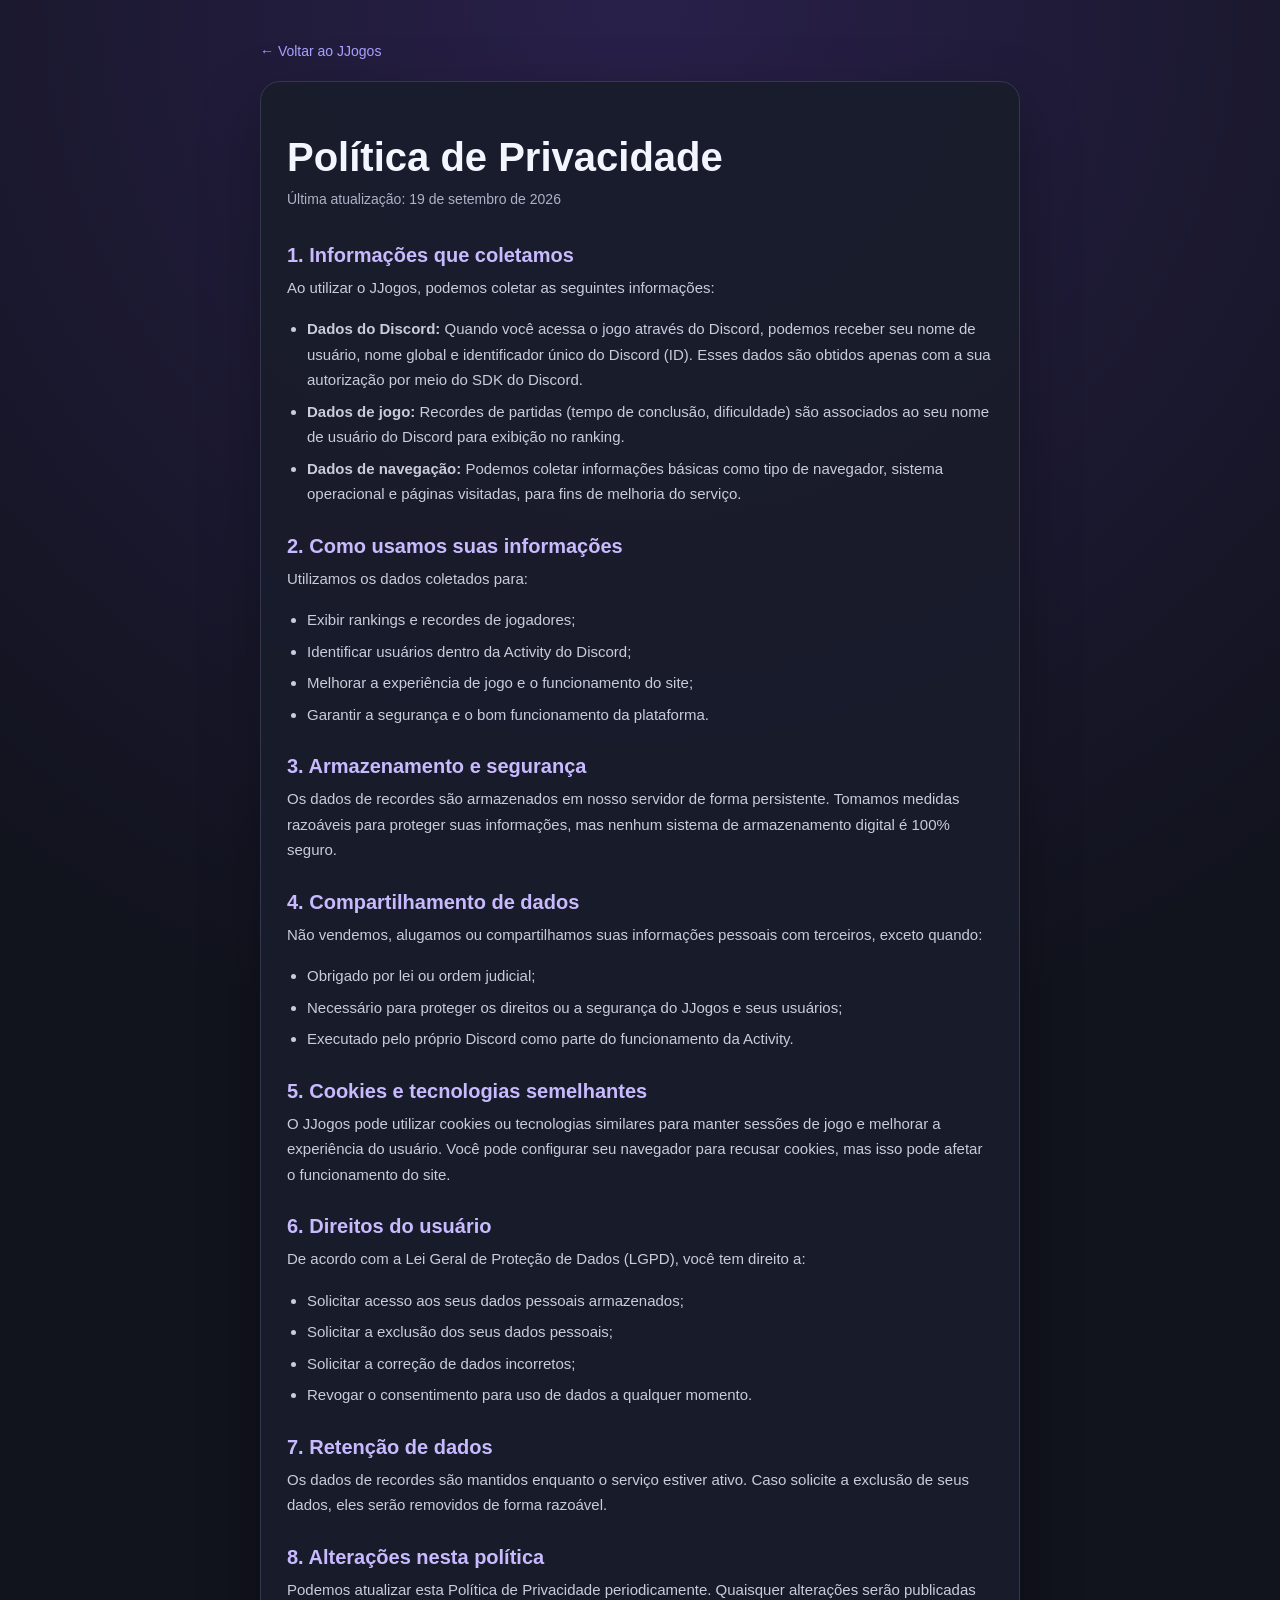
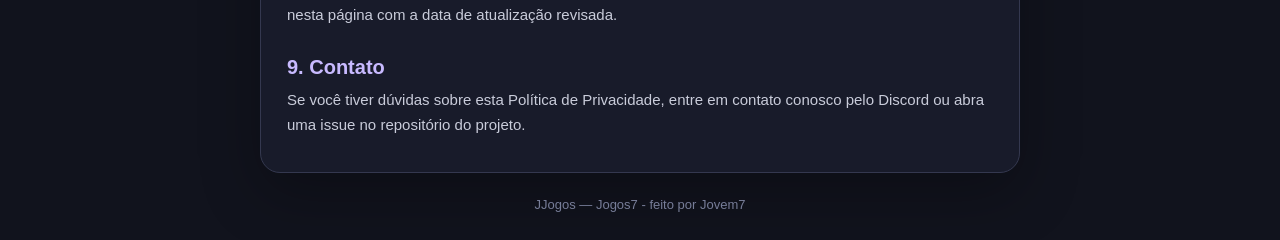
<file: static/politica.html>
<!DOCTYPE html>
<html lang="pt-BR">
  <head>
    <meta charset="UTF-8" />
    <meta name="viewport" content="width=device-width, initial-scale=1.0" />
    <title>Política de Privacidade - JJogos</title>
    <style>
      :root { color: #f4f6ff; background: #11131d; font-family: Arial, sans-serif; }
      * { box-sizing: border-box; }
      body { margin: 0; min-height: 100vh; background: radial-gradient(circle at top, #29204a, #11131d 55%); }
      .pagina { width: min(760px, 94%); margin: 0 auto; padding: 42px 0 28px; }
      .voltar { display: inline-block; margin-bottom: 22px; color: #aaa0ff; text-decoration: none; font-size: 14px; }
      .voltar:hover { color: #c8baff; }
      h1 { font-size: clamp(28px, 5vw, 40px); margin-bottom: 8px; }
      .data { color: #aeb2c7; font-size: 14px; margin-bottom: 32px; }
      h2 { font-size: 20px; margin-top: 28px; margin-bottom: 8px; color: #c8baff; }
      p, li { color: #c9ccda; font-size: 15px; line-height: 1.7; }
      p { margin: 8px 0; }
      ul { padding-left: 20px; }
      li { margin-bottom: 6px; }
      .card { padding: 26px; border: 1px solid #34384f; border-radius: 20px; background: rgba(25, 28, 43, .94); box-shadow: 0 20px 60px rgba(0, 0, 0, .28); }
      footer { margin-top: 24px; color: #777d98; font-size: 13px; text-align: center; }
    </style>
  </head>
  <body>
    <main class="pagina">
      <a href="/" class="voltar">← Voltar ao JJogos</a>
      <div class="card">
        <h1>Política de Privacidade</h1>
        <p class="data">Última atualização: 19 de setembro de 2026</p>

        <h2>1. Informações que coletamos</h2>
        <p>Ao utilizar o JJogos, podemos coletar as seguintes informações:</p>
        <ul>
          <li><strong>Dados do Discord:</strong> Quando você acessa o jogo através do Discord, podemos receber seu nome de usuário, nome global e identificador único do Discord (ID). Esses dados são obtidos apenas com a sua autorização por meio do SDK do Discord.</li>
          <li><strong>Dados de jogo:</strong> Recordes de partidas (tempo de conclusão, dificuldade) são associados ao seu nome de usuário do Discord para exibição no ranking.</li>
          <li><strong>Dados de navegação:</strong> Podemos coletar informações básicas como tipo de navegador, sistema operacional e páginas visitadas, para fins de melhoria do serviço.</li>
        </ul>

        <h2>2. Como usamos suas informações</h2>
        <p>Utilizamos os dados coletados para:</p>
        <ul>
          <li>Exibir rankings e recordes de jogadores;</li>
          <li>Identificar usuários dentro da Activity do Discord;</li>
          <li>Melhorar a experiência de jogo e o funcionamento do site;</li>
          <li>Garantir a segurança e o bom funcionamento da plataforma.</li>
        </ul>

        <h2>3. Armazenamento e segurança</h2>
        <p>Os dados de recordes são armazenados em nosso servidor de forma persistente. Tomamos medidas razoáveis para proteger suas informações, mas nenhum sistema de armazenamento digital é 100% seguro.</p>

        <h2>4. Compartilhamento de dados</h2>
        <p>Não vendemos, alugamos ou compartilhamos suas informações pessoais com terceiros, exceto quando:</p>
        <ul>
          <li>Obrigado por lei ou ordem judicial;</li>
          <li>Necessário para proteger os direitos ou a segurança do JJogos e seus usuários;</li>
          <li>Executado pelo próprio Discord como parte do funcionamento da Activity.</li>
        </ul>

        <h2>5. Cookies e tecnologias semelhantes</h2>
        <p>O JJogos pode utilizar cookies ou tecnologias similares para manter sessões de jogo e melhorar a experiência do usuário. Você pode configurar seu navegador para recusar cookies, mas isso pode afetar o funcionamento do site.</p>

        <h2>6. Direitos do usuário</h2>
        <p>De acordo com a Lei Geral de Proteção de Dados (LGPD), você tem direito a:</p>
        <ul>
          <li>Solicitar acesso aos seus dados pessoais armazenados;</li>
          <li>Solicitar a exclusão dos seus dados pessoais;</li>
          <li>Solicitar a correção de dados incorretos;</li>
          <li>Revogar o consentimento para uso de dados a qualquer momento.</li>
        </ul>

        <h2>7. Retenção de dados</h2>
        <p>Os dados de recordes são mantidos enquanto o serviço estiver ativo. Caso solicite a exclusão de seus dados, eles serão removidos de forma razoável.</p>

        <h2>8. Alterações nesta política</h2>
        <p>Podemos atualizar esta Política de Privacidade periodicamente. Quaisquer alterações serão publicadas nesta página com a data de atualização revisada.</p>

        <h2>9. Contato</h2>
        <p>Se você tiver dúvidas sobre esta Política de Privacidade, entre em contato conosco pelo Discord ou abra uma issue no repositório do projeto.</p>
      </div>
      <footer>JJogos — Jogos7 - feito por Jovem7</footer>
    </main>
  </body>
</html>
</file>
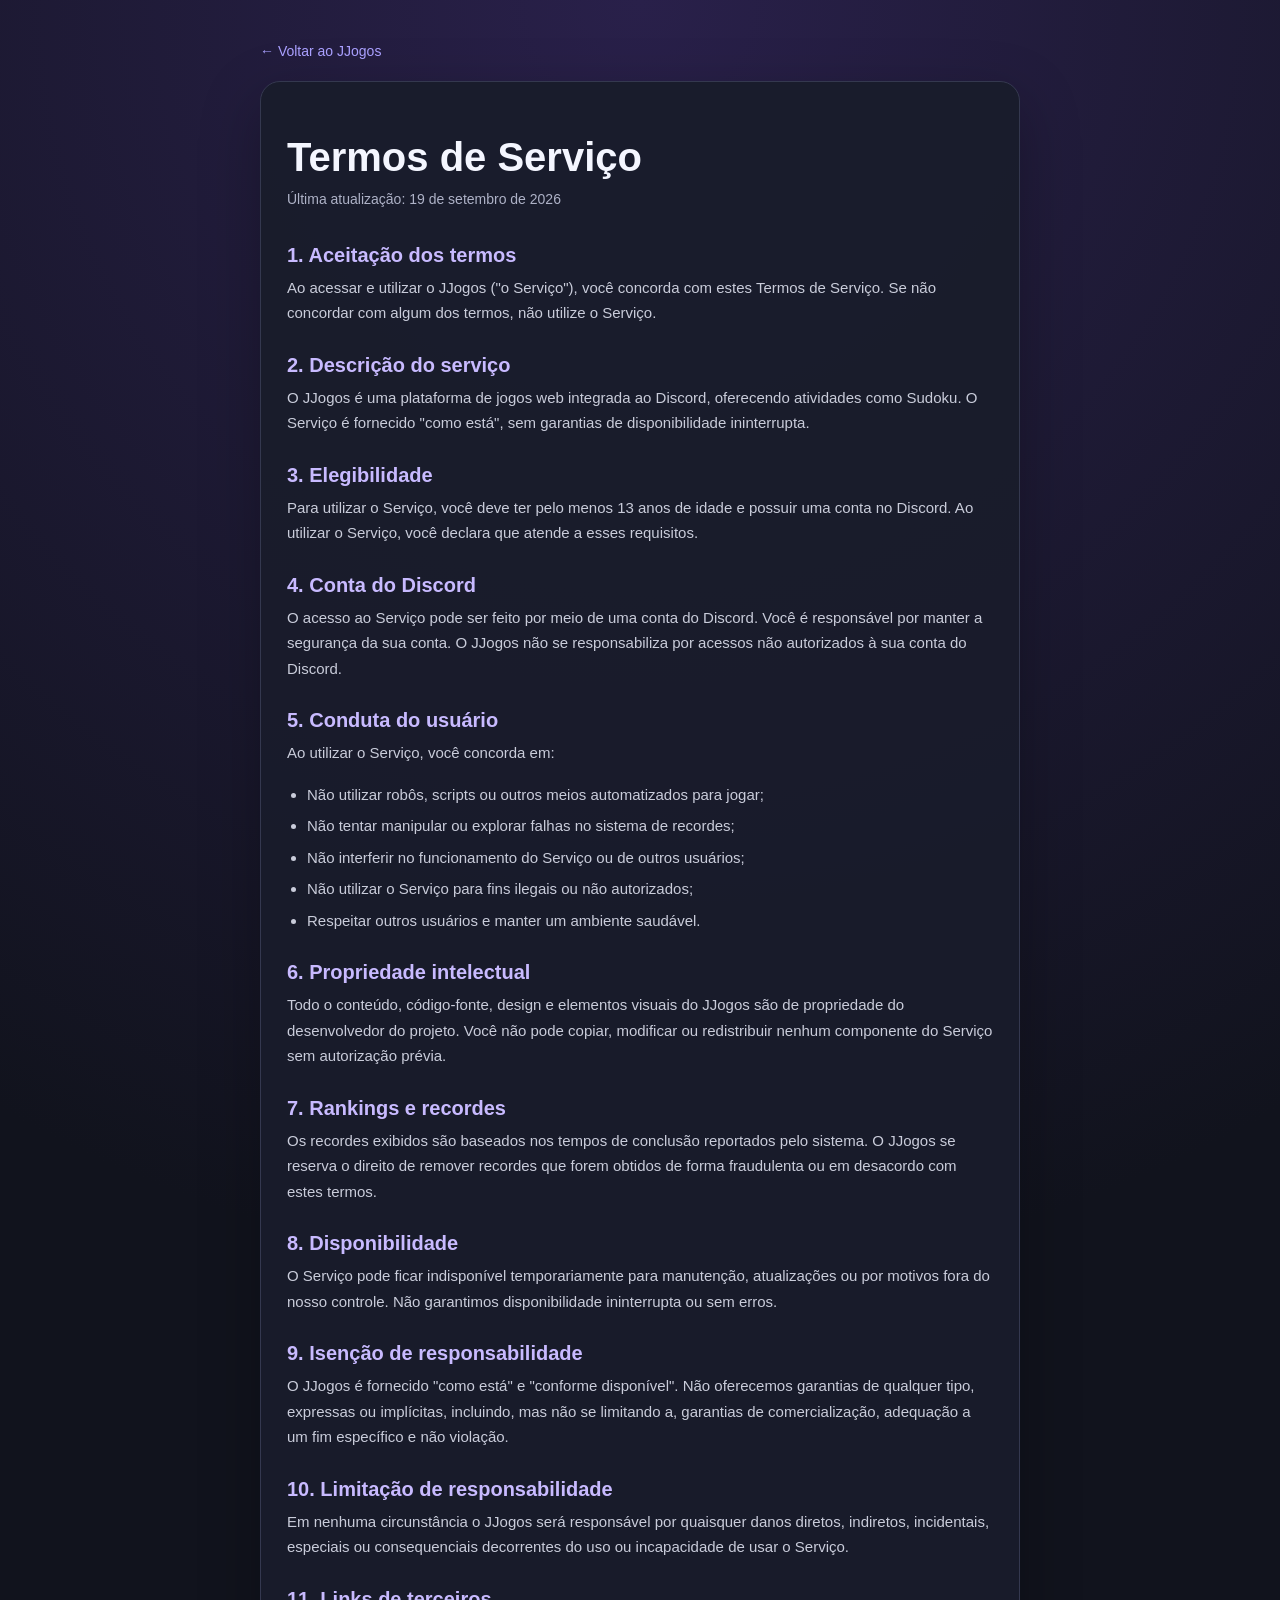
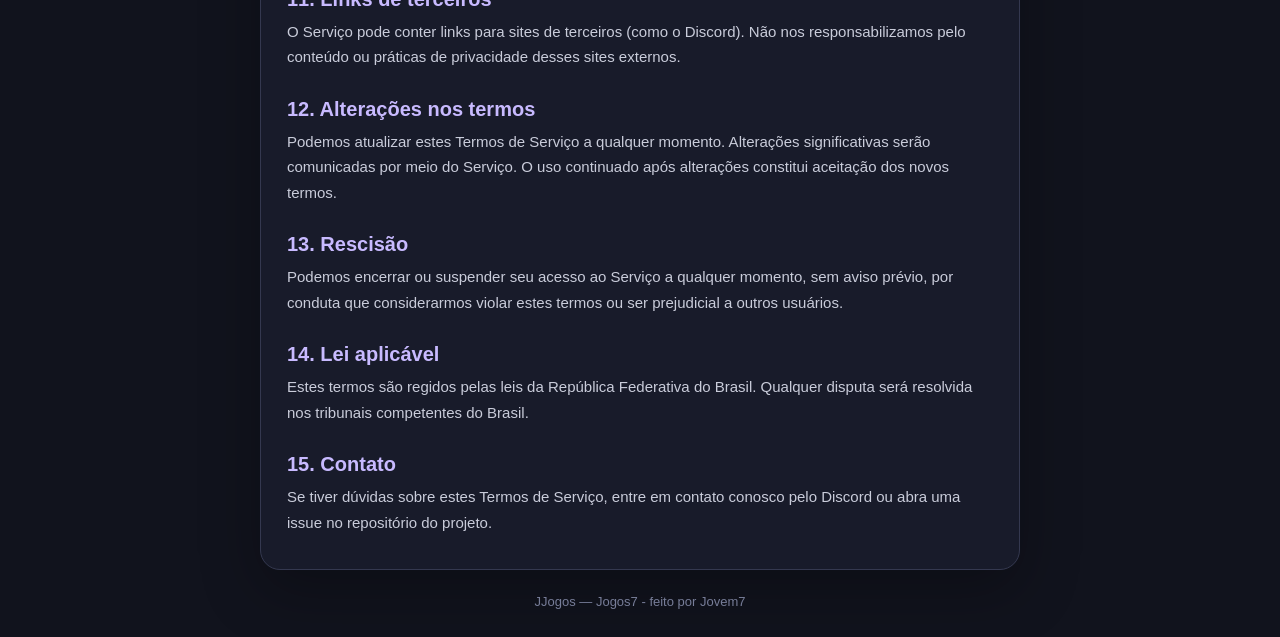
<file: static/termos.html>
<!DOCTYPE html>
<html lang="pt-BR">
  <head>
    <meta charset="UTF-8" />
    <meta name="viewport" content="width=device-width, initial-scale=1.0" />
    <title>Termos de Serviço - JJogos</title>
    <style>
      :root { color: #f4f6ff; background: #11131d; font-family: Arial, sans-serif; }
      * { box-sizing: border-box; }
      body { margin: 0; min-height: 100vh; background: radial-gradient(circle at top, #29204a, #11131d 55%); }
      .pagina { width: min(760px, 94%); margin: 0 auto; padding: 42px 0 28px; }
      .voltar { display: inline-block; margin-bottom: 22px; color: #aaa0ff; text-decoration: none; font-size: 14px; }
      .voltar:hover { color: #c8baff; }
      h1 { font-size: clamp(28px, 5vw, 40px); margin-bottom: 8px; }
      .data { color: #aeb2c7; font-size: 14px; margin-bottom: 32px; }
      h2 { font-size: 20px; margin-top: 28px; margin-bottom: 8px; color: #c8baff; }
      p, li { color: #c9ccda; font-size: 15px; line-height: 1.7; }
      p { margin: 8px 0; }
      ul { padding-left: 20px; }
      li { margin-bottom: 6px; }
      .card { padding: 26px; border: 1px solid #34384f; border-radius: 20px; background: rgba(25, 28, 43, .94); box-shadow: 0 20px 60px rgba(0, 0, 0, .28); }
      footer { margin-top: 24px; color: #777d98; font-size: 13px; text-align: center; }
    </style>
  </head>
  <body>
    <main class="pagina">
      <a href="/" class="voltar">← Voltar ao JJogos</a>
      <div class="card">
        <h1>Termos de Serviço</h1>
        <p class="data">Última atualização: 19 de setembro de 2026</p>

        <h2>1. Aceitação dos termos</h2>
        <p>Ao acessar e utilizar o JJogos ("o Serviço"), você concorda com estes Termos de Serviço. Se não concordar com algum dos termos, não utilize o Serviço.</p>

        <h2>2. Descrição do serviço</h2>
        <p>O JJogos é uma plataforma de jogos web integrada ao Discord, oferecendo atividades como Sudoku. O Serviço é fornecido "como está", sem garantias de disponibilidade ininterrupta.</p>

        <h2>3. Elegibilidade</h2>
        <p>Para utilizar o Serviço, você deve ter pelo menos 13 anos de idade e possuir uma conta no Discord. Ao utilizar o Serviço, você declara que atende a esses requisitos.</p>

        <h2>4. Conta do Discord</h2>
        <p>O acesso ao Serviço pode ser feito por meio de uma conta do Discord. Você é responsável por manter a segurança da sua conta. O JJogos não se responsabiliza por acessos não autorizados à sua conta do Discord.</p>

        <h2>5. Conduta do usuário</h2>
        <p>Ao utilizar o Serviço, você concorda em:</p>
        <ul>
          <li>Não utilizar robôs, scripts ou outros meios automatizados para jogar;</li>
          <li>Não tentar manipular ou explorar falhas no sistema de recordes;</li>
          <li>Não interferir no funcionamento do Serviço ou de outros usuários;</li>
          <li>Não utilizar o Serviço para fins ilegais ou não autorizados;</li>
          <li>Respeitar outros usuários e manter um ambiente saudável.</li>
        </ul>

        <h2>6. Propriedade intelectual</h2>
        <p>Todo o conteúdo, código-fonte, design e elementos visuais do JJogos são de propriedade do desenvolvedor do projeto. Você não pode copiar, modificar ou redistribuir nenhum componente do Serviço sem autorização prévia.</p>

        <h2>7. Rankings e recordes</h2>
        <p>Os recordes exibidos são baseados nos tempos de conclusão reportados pelo sistema. O JJogos se reserva o direito de remover recordes que forem obtidos de forma fraudulenta ou em desacordo com estes termos.</p>

        <h2>8. Disponibilidade</h2>
        <p>O Serviço pode ficar indisponível temporariamente para manutenção, atualizações ou por motivos fora do nosso controle. Não garantimos disponibilidade ininterrupta ou sem erros.</p>

        <h2>9. Isenção de responsabilidade</h2>
        <p>O JJogos é fornecido "como está" e "conforme disponível". Não oferecemos garantias de qualquer tipo, expressas ou implícitas, incluindo, mas não se limitando a, garantias de comercialização, adequação a um fim específico e não violação.</p>

        <h2>10. Limitação de responsabilidade</h2>
        <p>Em nenhuma circunstância o JJogos será responsável por quaisquer danos diretos, indiretos, incidentais, especiais ou consequenciais decorrentes do uso ou incapacidade de usar o Serviço.</p>

        <h2>11. Links de terceiros</h2>
        <p>O Serviço pode conter links para sites de terceiros (como o Discord). Não nos responsabilizamos pelo conteúdo ou práticas de privacidade desses sites externos.</p>

        <h2>12. Alterações nos termos</h2>
        <p>Podemos atualizar estes Termos de Serviço a qualquer momento. Alterações significativas serão comunicadas por meio do Serviço. O uso continuado após alterações constitui aceitação dos novos termos.</p>

        <h2>13. Rescisão</h2>
        <p>Podemos encerrar ou suspender seu acesso ao Serviço a qualquer momento, sem aviso prévio, por conduta que considerarmos violar estes termos ou ser prejudicial a outros usuários.</p>

        <h2>14. Lei aplicável</h2>
        <p>Estes termos são regidos pelas leis da República Federativa do Brasil. Qualquer disputa será resolvida nos tribunais competentes do Brasil.</p>

        <h2>15. Contato</h2>
        <p>Se tiver dúvidas sobre estes Termos de Serviço, entre em contato conosco pelo Discord ou abra uma issue no repositório do projeto.</p>
      </div>
      <footer>JJogos — Jogos7 - feito por Jovem7</footer>
    </main>
  </body>
</html>
</file>
